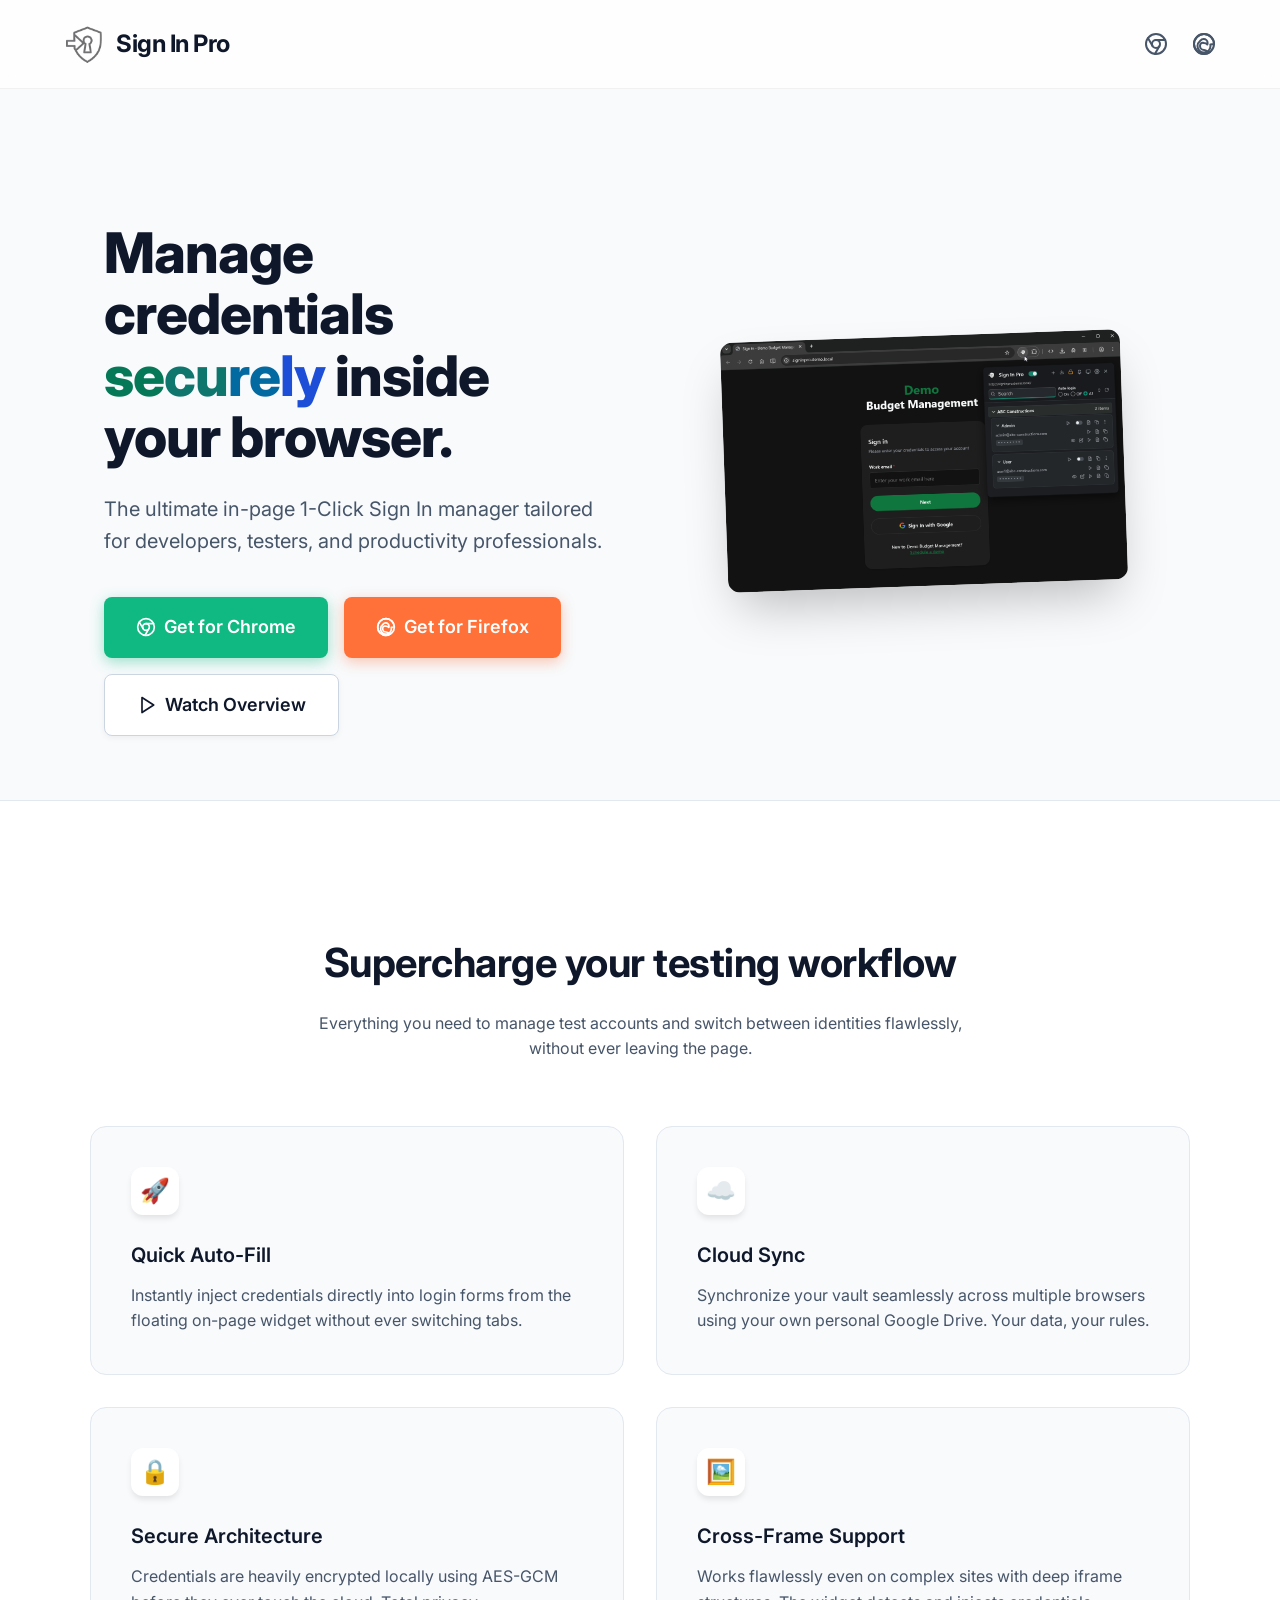
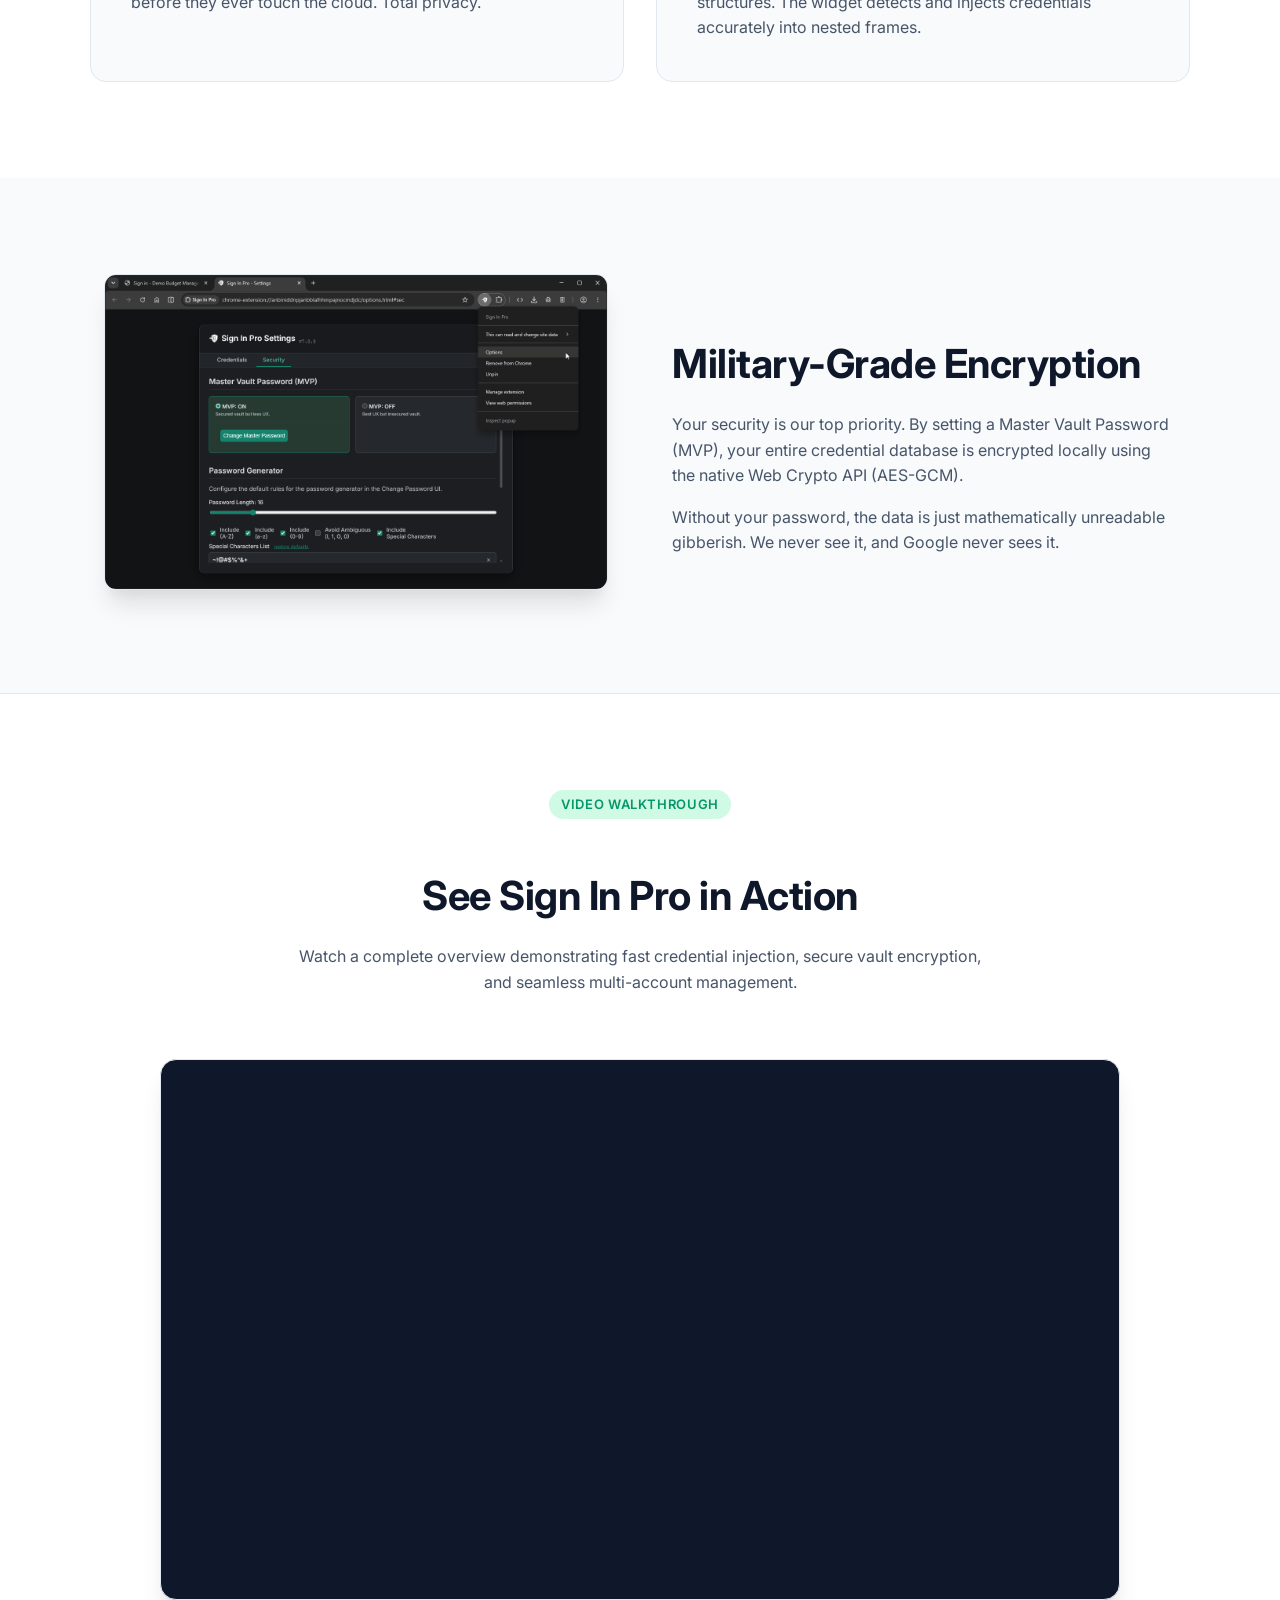
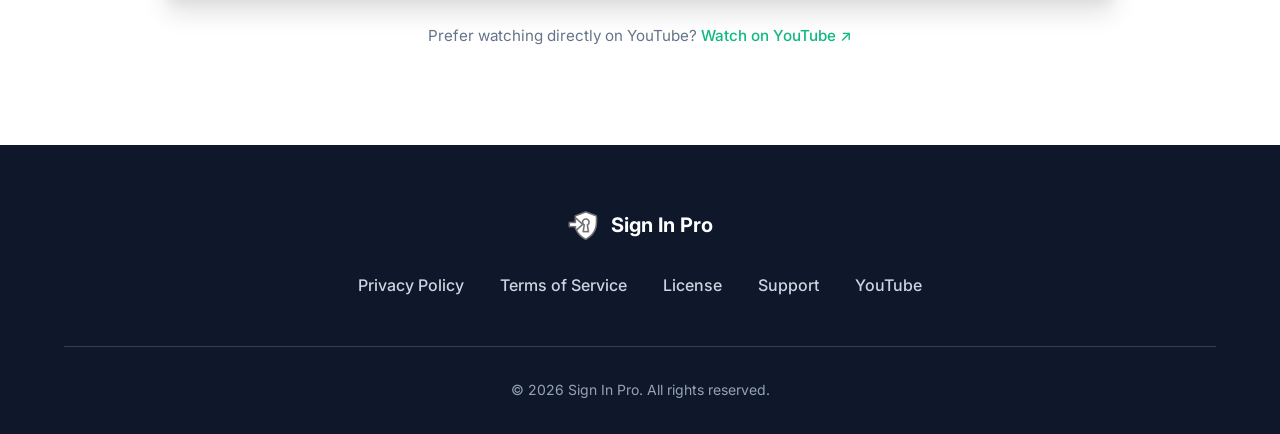
<file: index.html>
<!DOCTYPE html>
<html lang="en">
<head>
  <link rel="canonical" href="https://sucom.github.io/sign-in-pro/" />
  <meta charset="UTF-8">
  <meta name="viewport" content="width=device-width, initial-scale=1.0">
  <title>Sign In Pro - The Ultimate 1-Click Sign In Manager</title>
  <link rel="icon" type="image/png" href="media/icon128.png">
  <link href="https://fonts.googleapis.com/css2?family=Inter:wght@400;500;600;700;800&display=swap" rel="stylesheet">
  <link rel="stylesheet" href="styles.css">

  <!-- Google tag (gtag.js) -->
  <script async src="https://www.googletagmanager.com/gtag/js?id=G-LV0PF544XE"></script>
  <script>
    window.dataLayer = window.dataLayer || [];
    function gtag(){dataLayer.push(arguments);}
    gtag('js', new Date());

    gtag('config', 'G-LV0PF544XE');
  </script>
</head>
<body>

  <nav class="navbar">
    <a href="./" class="logo-container">
      <img src="media/icon128.png" alt="Sign In Pro Logo">
      <span class="logo-text">Sign In Pro</span>
    </a>
    <div class="nav-links">
      <a href="https://chromewebstore.google.com/detail/sign-in-pro/jahkifdblpgngkphbnignoodidihgoio" target="_blank" title="Install on Chrome Web Store">
        <svg width="24" height="24" viewBox="0 0 24 24" fill="none" stroke="currentColor" stroke-width="2" stroke-linecap="round" stroke-linejoin="round"><circle cx="12" cy="12" r="10"></circle><circle cx="12" cy="12" r="4"></circle><line x1="21.17" y1="8" x2="12" y2="8"></line><line x1="3.95" y1="6.06" x2="8.54" y2="14"></line><line x1="10.88" y1="21.94" x2="15.46" y2="14"></line></svg>
      </a>
      <a href="https://addons.mozilla.org/en-US/firefox/addon/sign-in-pro/" target="_blank" title="Install on Firefox Add-ons">
        <svg width="24" height="24" viewBox="0 0 24 24" fill="none" stroke="currentColor" stroke-width="2" stroke-linecap="round" stroke-linejoin="round"><circle cx="12" cy="12" r="10"></circle><path d="M22 12c0-5.52-4.48-10-10-10S2 6.48 2 12s4.48 10 10 10c2.25 0 4.33-.74 5.99-1.99C15.3 19.38 13.52 18 12 18c-2.21 0-4-1.79-4-4 0-.96.34-1.85.91-2.55C10.14 10.39 12 11 12 11c1.33 0 2.53.58 3.36 1.5.15-.49.25-1 .25-1.5 0-2.21-1.79-4-4-4-1.28 0-2.42.6-3.15 1.54C6.54 10.19 5.5 12.02 5.5 14c0 3.59 2.91 6.5 6.5 6.5s6.5-2.91 6.5-6.5c0-.52-.06-1.03-.17-1.5z"></path></svg>
      </a>
    </div>
  </nav>

  <header class="hero">
    <div class="hero-content">
      <h1>Manage credentials <span class="hero-accent"><span>se</span><span>cu</span><span>re</span><span>ly</span></span> inside your browser.</h1>
      <p class="hero-subtitle">The ultimate in-page 1-Click Sign In manager tailored for developers, testers, and productivity professionals.</p>
      <div class="hero-buttons">
        <a href="https://chromewebstore.google.com/detail/sign-in-pro/jahkifdblpgngkphbnignoodidihgoio" class="btn" target="_blank">
          <svg class="btn-icon" width="20" height="20" viewBox="0 0 24 24" fill="none" stroke="currentColor" stroke-width="2" stroke-linecap="round" stroke-linejoin="round"><circle cx="12" cy="12" r="10"></circle><circle cx="12" cy="12" r="4"></circle><line x1="21.17" y1="8" x2="12" y2="8"></line><line x1="3.95" y1="6.06" x2="8.54" y2="14"></line><line x1="10.88" y1="21.94" x2="15.46" y2="14"></line></svg>
          Get for Chrome
        </a>
        <a href="https://addons.mozilla.org/en-US/firefox/addon/sign-in-pro/" class="btn btn-firefox" target="_blank">
          <svg class="btn-icon" width="20" height="20" viewBox="0 0 24 24" fill="none" stroke="currentColor" stroke-width="2" stroke-linecap="round" stroke-linejoin="round"><circle cx="12" cy="12" r="10"></circle><path d="M22 12c0-5.52-4.48-10-10-10S2 6.48 2 12s4.48 10 10 10c2.25 0 4.33-.74 5.99-1.99C15.3 19.38 13.52 18 12 18c-2.21 0-4-1.79-4-4 0-.96.34-1.85.91-2.55C10.14 10.39 12 11 12 11c1.33 0 2.53.58 3.36 1.5.15-.49.25-1 .25-1.5 0-2.21-1.79-4-4-4-1.28 0-2.42.6-3.15 1.54C6.54 10.19 5.5 12.02 5.5 14c0 3.59 2.91 6.5 6.5 6.5s6.5-2.91 6.5-6.5c0-.52-.06-1.03-.17-1.5z"></path></svg>
          Get for Firefox
        </a>
        <a href="#overview" class="btn btn-secondary">
          <svg class="btn-icon" width="20" height="20" viewBox="0 0 24 24" fill="none" stroke="currentColor" stroke-width="2" stroke-linecap="round" stroke-linejoin="round"><polygon points="6 3 20 12 6 21 6 3"></polygon></svg>
          Watch Overview
        </a>
      </div>
    </div>
    <div class="hero-image">
      <img src="media/screen-01-1280x800-widget-list.png" alt="Sign In Pro Widget">
    </div>
  </header>

  <section class="features-section">
    <div class="section-header">
      <h2>Supercharge your testing workflow</h2>
      <p>Everything you need to manage test accounts and switch between identities flawlessly, without ever leaving the page.</p>
    </div>

    <div class="features-grid">
      <div class="feature-card">
        <div class="icon-box">🚀</div>
        <h3>Quick Auto-Fill</h3>
        <p>Instantly inject credentials directly into login forms from the floating on-page widget without ever switching tabs.</p>
      </div>
      <div class="feature-card">
        <div class="icon-box">☁️</div>
        <h3>Cloud Sync</h3>
        <p>Synchronize your vault seamlessly across multiple browsers using your own personal Google Drive. Your data, your rules.</p>
      </div>
      <div class="feature-card">
        <div class="icon-box">🔒</div>
        <h3>Secure Architecture</h3>
        <p>Credentials are heavily encrypted locally using AES-GCM before they ever touch the cloud. Total privacy.</p>
      </div>
      <div class="feature-card">
        <div class="icon-box">🖼️</div>
        <h3>Cross-Frame Support</h3>
        <p>Works flawlessly even on complex sites with deep iframe structures. The widget detects and injects credentials accurately into nested frames.</p>
      </div>
    </div>
  </section>

  <section class="showcase">
    <div class="showcase-img">
      <img src="media/screen-04-1280x800-options-sec.png" alt="Security Options">
    </div>
    <div class="showcase-text">
      <h2>Military-Grade Encryption</h2>
      <p>Your security is our top priority. By setting a Master Vault Password (MVP), your entire credential database is encrypted locally using the native Web Crypto API (AES-GCM).</p>
      <p>Without your password, the data is just mathematically unreadable gibberish. We never see it, and Google never sees it.</p>
    </div>
  </section>

  <section class="video-section" id="overview">
    <div class="section-header">
      <span class="section-tag">Video Walkthrough</span>
      <h2>See Sign In Pro in Action</h2>
      <p>Watch a complete overview demonstrating fast credential injection, secure vault encryption, and seamless multi-account management.</p>
    </div>
    <div class="video-container">
      <div class="video-wrapper">
        <iframe
          src="https://www.youtube-nocookie.com/embed/nuBo8UTXjrY"
          title="Sign In Pro - Extension Overview Video"
          allow="accelerometer; autoplay; clipboard-write; encrypted-media; gyroscope; picture-in-picture; web-share"
          referrerpolicy="strict-origin-when-cross-origin"
          allowfullscreen
          loading="lazy">
        </iframe>
      </div>
    </div>
    <div class="video-caption">
      Prefer watching directly on YouTube?
      <a href="https://www.youtube.com/watch?v=nuBo8UTXjrY" target="_blank" rel="noopener noreferrer">
        Watch on YouTube &nearr;
      </a>
    </div>
  </section>

  <footer>
    <div class="footer-content">
      <div class="footer-logo">
        <a href="./" class="logo-container-footer">
          <img src="media/icon128.png" alt="Sign In Pro Logo"> Sign In Pro
        </a>
      </div>
      <div class="footer-links">
        <a href="privacy.html">Privacy Policy</a>
        <a href="terms.html">Terms of Service</a>
        <a href="license.html">License</a>
        <a href="https://github.com/sucom/sign-in-pro/issues" target="_blank">Support</a>
        <a href="https://www.youtube.com/watch?v=nuBo8UTXjrY" target="_blank" rel="noopener">YouTube</a>
      </div>
      <div class="copyright">
        &copy; 2026 Sign In Pro. All rights reserved.
      </div>
    </div>
  </footer>

</body>
</html>
</file>
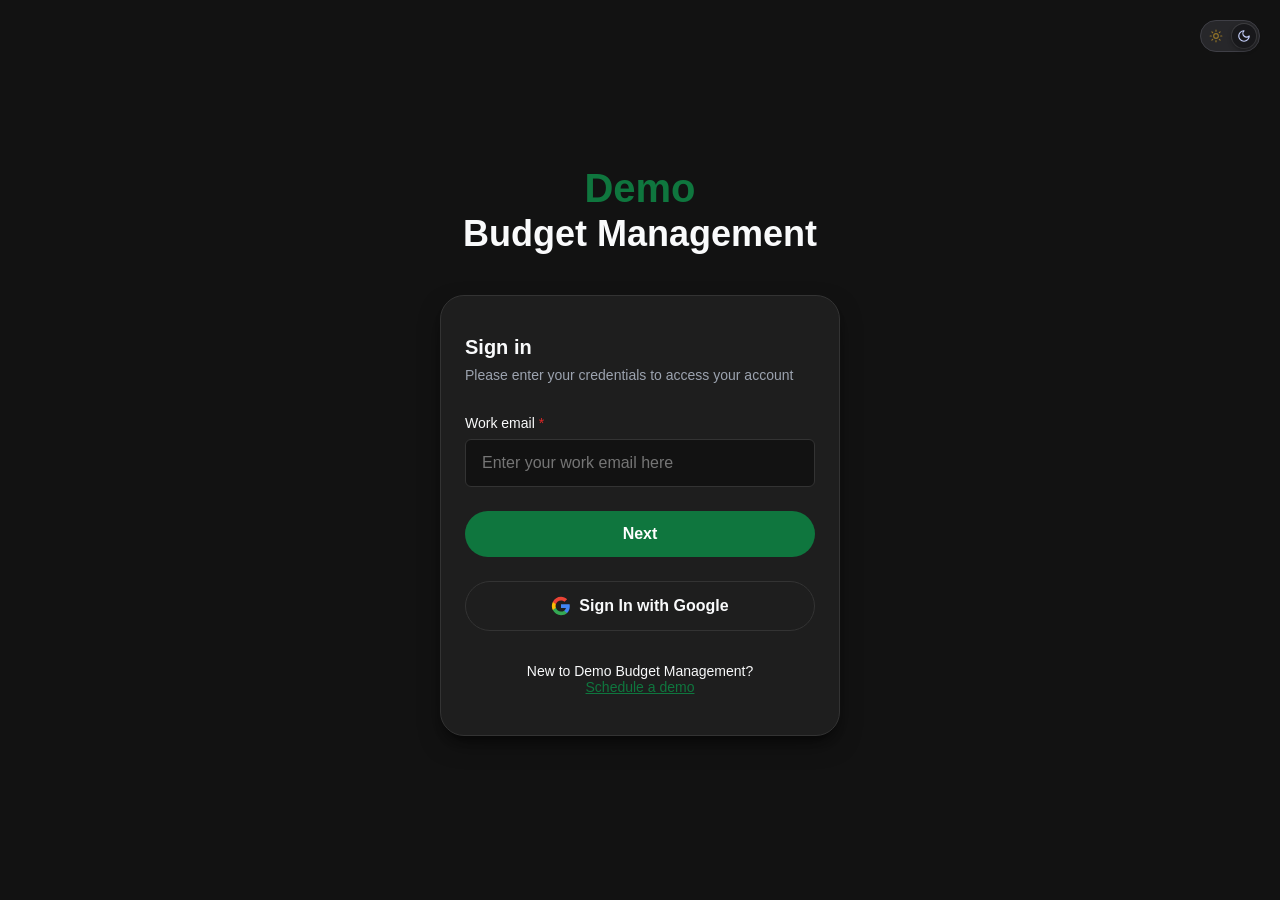
<file: demo/index.html>
<!DOCTYPE html>
<html lang="en" data-theme="dark">
<head>
  <meta charset="UTF-8">
  <meta name="viewport" content="width=device-width, initial-scale=1.0">
  <title>Sign in - Demo Budget Management</title>
  <link rel="stylesheet" href="css/style.css">
  <script>
    (function () {
      const savedTheme = localStorage.getItem('demoTheme') || 'dark';
      document.documentElement.setAttribute('data-theme', savedTheme);
    })();
  </script>
</head>
<body>
  <div class="theme-toggle-wrapper">
    <button type="button" class="theme-toggle-switch" id="themeToggleBtn" role="switch" aria-checked="true" aria-label="Toggle dark/light theme" title="Toggle dark/light theme">
      <span class="theme-track-icon sun" aria-hidden="true">
        <svg viewBox="0 0 24 24" fill="none" stroke="currentColor" stroke-width="2" stroke-linecap="round" stroke-linejoin="round">
          <circle cx="12" cy="12" r="4"></circle>
          <path d="M12 2v2M12 20v2M4.93 4.93l1.41 1.41M17.66 17.66l1.41 1.41M2 12h2M20 12h2M6.34 17.66l-1.41 1.41M19.07 4.93l-1.41 1.41"></path>
        </svg>
      </span>
      <span class="theme-track-icon moon" aria-hidden="true">
        <svg viewBox="0 0 24 24" fill="none" stroke="currentColor" stroke-width="2" stroke-linecap="round" stroke-linejoin="round">
          <path d="M12 3a6 6 0 0 0 9 9 9 9 0 1 1-9-9Z"></path>
        </svg>
      </span>
      <span class="theme-toggle-thumb">
        <span class="theme-thumb-icon sun" aria-hidden="true">
          <svg viewBox="0 0 24 24" fill="none" stroke="currentColor" stroke-width="2" stroke-linecap="round" stroke-linejoin="round">
            <circle cx="12" cy="12" r="4"></circle>
            <path d="M12 2v2M12 20v2M4.93 4.93l1.41 1.41M17.66 17.66l1.41 1.41M2 12h2M20 12h2M6.34 17.66l-1.41 1.41M19.07 4.93l-1.41 1.41"></path>
          </svg>
        </span>
        <span class="theme-thumb-icon moon" aria-hidden="true">
          <svg viewBox="0 0 24 24" fill="none" stroke="currentColor" stroke-width="2" stroke-linecap="round" stroke-linejoin="round">
            <path d="M12 3a6 6 0 0 0 9 9 9 9 0 1 1-9-9Z"></path>
          </svg>
        </span>
      </span>
    </button>
  </div>
  <div class="login-page">
    <div class="login-header">
      <h1><span class="demo-text">Demo</span><br>Budget Management</h1>
    </div>

    <div class="login-card">
      <h2>Sign in</h2>
      <p class="subtitle">Please enter your credentials to access your account</p>

      <!-- Step 1 -->
      <div id="step-1">
        <div class="form-group" id="email-form-group">
          <label for="work-email">Work email <span class="req">*</span></label>
          <input type="text" id="work-email" class="form-control" placeholder="Enter your work email here">
          <div class="error-message" id="email-error-msg">Please enter an email address</div>
        </div>

        <button type="button" class="btn btn-primary" id="next-btn">Next</button>

        <button type="button" class="btn btn-outline">
          <svg viewBox="0 0 24 24" xmlns="http://www.w3.org/2000/svg"><path d="M22.56 12.25c0-.78-.07-1.53-.2-2.25H12v4.26h5.92c-.26 1.37-1.04 2.53-2.21 3.31v2.77h3.57c2.08-1.92 3.28-4.74 3.28-8.09z" fill="#4285F4"/><path d="M12 23c2.97 0 5.46-.98 7.28-2.66l-3.57-2.77c-.98.66-2.23 1.06-3.71 1.06-2.86 0-5.29-1.93-6.16-4.53H2.18v2.84C3.99 20.53 7.7 23 12 23z" fill="#34A853"/><path d="M5.84 14.09c-.22-.66-.35-1.36-.35-2.09s.13-1.43.35-2.09V7.07H2.18C1.43 8.55 1 10.22 1 12s.43 3.45 1.18 4.93l2.85-2.22.81-.62z" fill="#FBBC05"/><path d="M12 5.38c1.62 0 3.06.56 4.21 1.64l3.15-3.15C17.45 2.09 14.97 1 12 1 7.7 1 3.99 3.47 2.18 7.07l3.66 2.84c.87-2.6 3.3-4.53 6.16-4.53z" fill="#EA4335"/></svg>
          Sign In with Google
        </button>

        <div class="login-footer">
          <div>New to Demo Budget Management?</div>
          <div><a href="#">Schedule a demo</a></div>
        </div>
      </div>

      <!-- Step 2 -->
      <div id="step-2">
        <div class="form-group">
          <label>Work email <span class="req">*</span></label>
          <div class="readonly-email-box">
            <span id="display-email"></span>
            <button type="button" id="change-email-btn">Change</button>
          </div>
        </div>

        <div class="form-group" id="password-form-group">
          <label for="work-password">Password <span class="req">*</span></label>
          <a href="#" class="forgot-link">Forgot password?</a>
          <div class="password-input-wrapper">
            <input type="password" id="work-password" class="form-control" placeholder="Enter your password here">
            <button type="button" class="toggle-pwd" id="toggle-pwd">
              <svg fill="none" stroke="currentColor" viewBox="0 0 24 24" width="20" height="20"><path stroke-linecap="round" stroke-linejoin="round" stroke-width="2" d="M13.875 18.825A10.05 10.05 0 0112 19c-4.478 0-8.268-2.943-9.543-7a9.97 9.97 0 011.563-3.029m5.858.908a3 3 0 114.243 4.243M9.878 9.878l4.242 4.242M9.88 9.88l-3.29-3.29m7.532 7.532l3.29 3.29M3 3l3.59 3.59m0 0A9.953 9.953 0 0112 5c4.478 0 8.268 2.943 9.543 7a10.025 10.025 0 01-4.132 5.411m0 0L21 21"></path></svg>
            </button>
          </div>
          <div class="error-message" id="password-error-msg">Please enter your password</div>
        </div>

        <button type="button" class="btn btn-primary" id="signin-btn">Sign In</button>

        <button type="button" class="btn btn-outline">
          <svg viewBox="0 0 24 24" xmlns="http://www.w3.org/2000/svg"><path d="M22.56 12.25c0-.78-.07-1.53-.2-2.25H12v4.26h5.92c-.26 1.37-1.04 2.53-2.21 3.31v2.77h3.57c2.08-1.92 3.28-4.74 3.28-8.09z" fill="#4285F4"/><path d="M12 23c2.97 0 5.46-.98 7.28-2.66l-3.57-2.77c-.98.66-2.23 1.06-3.71 1.06-2.86 0-5.29-1.93-6.16-4.53H2.18v2.84C3.99 20.53 7.7 23 12 23z" fill="#34A853"/><path d="M5.84 14.09c-.22-.66-.35-1.36-.35-2.09s.13-1.43.35-2.09V7.07H2.18C1.43 8.55 1 10.22 1 12s.43 3.45 1.18 4.93l2.85-2.22.81-.62z" fill="#FBBC05"/><path d="M12 5.38c1.62 0 3.06.56 4.21 1.64l3.15-3.15C17.45 2.09 14.97 1 12 1 7.7 1 3.99 3.47 2.18 7.07l3.66 2.84c.87-2.6 3.3-4.53 6.16-4.53z" fill="#EA4335"/></svg>
          Sign In with Google
        </button>

        <div class="login-footer">
          <div>New to Demo Budget Management?</div>
          <div><a href="#">Schedule a demo</a></div>
        </div>
      </div>
    </div>
  </div>
  <script src="js/app.js"></script>
</body>
</html>
</file>
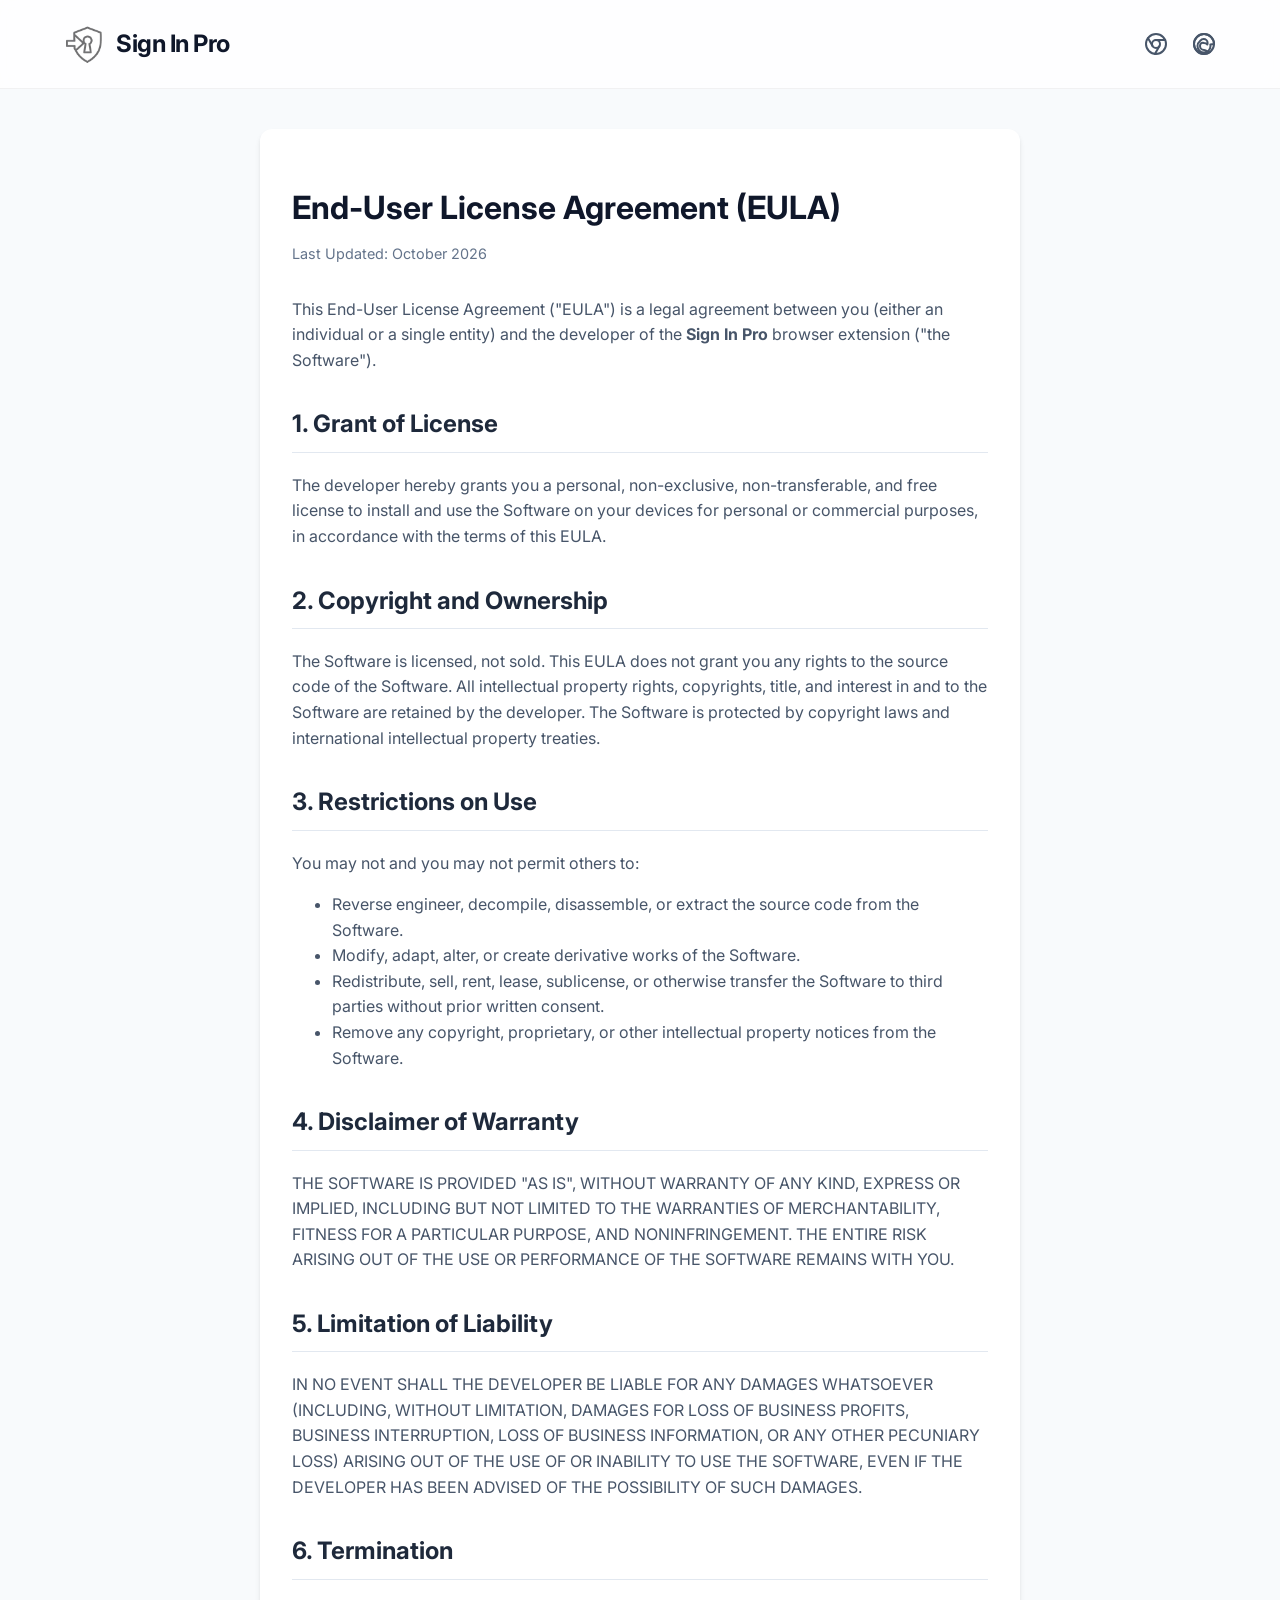
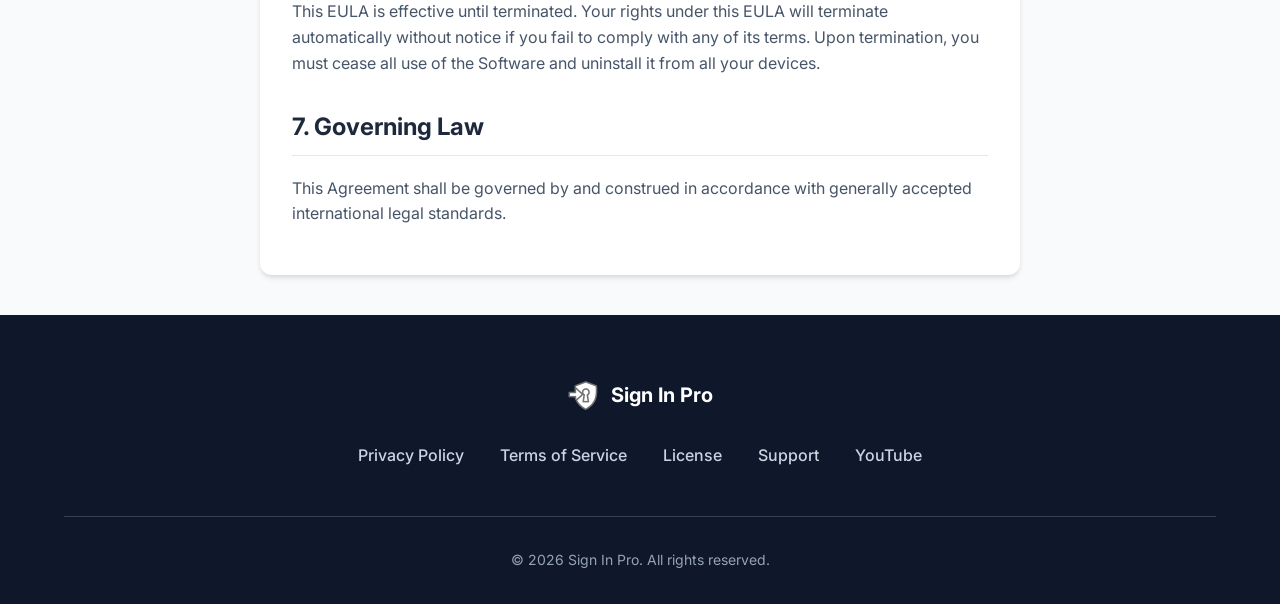
<file: license.html>
<!DOCTYPE html>
<html lang="en">
<head>
  <meta charset="UTF-8">
  <meta name="viewport" content="width=device-width, initial-scale=1.0">
  <title>End-User License Agreement - Sign In Pro</title>
  <link rel="icon" type="image/png" href="media/icon128.png">
  <link href="https://fonts.googleapis.com/css2?family=Inter:wght@400;500;600;700;800&display=swap" rel="stylesheet">
  <link rel="stylesheet" href="styles.css">

  <!-- Google tag (gtag.js) -->
  <script async src="https://www.googletagmanager.com/gtag/js?id=G-LV0PF544XE"></script>
  <script>
    window.dataLayer = window.dataLayer || [];
    function gtag(){dataLayer.push(arguments);}
    gtag('js', new Date());

    gtag('config', 'G-LV0PF544XE');
  </script>
</head>
<body>

  <nav class="navbar">
    <a href="./" class="logo-container">
      <img src="media/icon128.png" alt="Sign In Pro Logo">
      <span class="logo-text">Sign In Pro</span>
    </a>

    <div class="nav-links">
      <a href="https://chromewebstore.google.com/detail/sign-in-pro/jahkifdblpgngkphbnignoodidihgoio" target="_blank" title="Install on Chrome Web Store">
        <svg width="24" height="24" viewBox="0 0 24 24" fill="none" stroke="currentColor" stroke-width="2" stroke-linecap="round" stroke-linejoin="round"><circle cx="12" cy="12" r="10"></circle><circle cx="12" cy="12" r="4"></circle><line x1="21.17" y1="8" x2="12" y2="8"></line><line x1="3.95" y1="6.06" x2="8.54" y2="14"></line><line x1="10.88" y1="21.94" x2="15.46" y2="14"></line></svg>
      </a>
      <a href="https://addons.mozilla.org/en-US/firefox/addon/sign-in-pro/" target="_blank" title="Install on Firefox Add-ons">
        <svg width="24" height="24" viewBox="0 0 24 24" fill="none" stroke="currentColor" stroke-width="2" stroke-linecap="round" stroke-linejoin="round"><circle cx="12" cy="12" r="10"></circle><path d="M22 12c0-5.52-4.48-10-10-10S2 6.48 2 12s4.48 10 10 10c2.25 0 4.33-.74 5.99-1.99C15.3 19.38 13.52 18 12 18c-2.21 0-4-1.79-4-4 0-.96.34-1.85.91-2.55C10.14 10.39 12 11 12 11c1.33 0 2.53.58 3.36 1.5.15-.49.25-1 .25-1.5 0-2.21-1.79-4-4-4-1.28 0-2.42.6-3.15 1.54C6.54 10.19 5.5 12.02 5.5 14c0 3.59 2.91 6.5 6.5 6.5s6.5-2.91 6.5-6.5c0-.52-.06-1.03-.17-1.5z"></path></svg>
      </a>
    </div>
  </nav>

  <div class="text-container">
    <div class="text-card">
      <h1>End-User License Agreement (EULA)</h1>
      <div class="last-updated">Last Updated: October 2026</div>

      <p>This End-User License Agreement ("EULA") is a legal agreement between you (either an individual or a single entity) and the developer of the <strong>Sign In Pro</strong> browser extension ("the Software").</p>

      <h2>1. Grant of License</h2>
      <p>The developer hereby grants you a personal, non-exclusive, non-transferable, and free license to install and use the Software on your devices for personal or commercial purposes, in accordance with the terms of this EULA.</p>

      <h2>2. Copyright and Ownership</h2>
      <p>The Software is licensed, not sold. This EULA does not grant you any rights to the source code of the Software. All intellectual property rights, copyrights, title, and interest in and to the Software are retained by the developer. The Software is protected by copyright laws and international intellectual property treaties.</p>

      <h2>3. Restrictions on Use</h2>
      <p>You may not and you may not permit others to:</p>
      <ul>
        <li>Reverse engineer, decompile, disassemble, or extract the source code from the Software.</li>
        <li>Modify, adapt, alter, or create derivative works of the Software.</li>
        <li>Redistribute, sell, rent, lease, sublicense, or otherwise transfer the Software to third parties without prior written consent.</li>
        <li>Remove any copyright, proprietary, or other intellectual property notices from the Software.</li>
      </ul>

      <h2>4. Disclaimer of Warranty</h2>
      <p>THE SOFTWARE IS PROVIDED "AS IS", WITHOUT WARRANTY OF ANY KIND, EXPRESS OR IMPLIED, INCLUDING BUT NOT LIMITED TO THE WARRANTIES OF MERCHANTABILITY, FITNESS FOR A PARTICULAR PURPOSE, AND NONINFRINGEMENT. THE ENTIRE RISK ARISING OUT OF THE USE OR PERFORMANCE OF THE SOFTWARE REMAINS WITH YOU.</p>

      <h2>5. Limitation of Liability</h2>
      <p>IN NO EVENT SHALL THE DEVELOPER BE LIABLE FOR ANY DAMAGES WHATSOEVER (INCLUDING, WITHOUT LIMITATION, DAMAGES FOR LOSS OF BUSINESS PROFITS, BUSINESS INTERRUPTION, LOSS OF BUSINESS INFORMATION, OR ANY OTHER PECUNIARY LOSS) ARISING OUT OF THE USE OF OR INABILITY TO USE THE SOFTWARE, EVEN IF THE DEVELOPER HAS BEEN ADVISED OF THE POSSIBILITY OF SUCH DAMAGES.</p>

      <h2>6. Termination</h2>
      <p>This EULA is effective until terminated. Your rights under this EULA will terminate automatically without notice if you fail to comply with any of its terms. Upon termination, you must cease all use of the Software and uninstall it from all your devices.</p>

      <h2>7. Governing Law</h2>
      <p>This Agreement shall be governed by and construed in accordance with generally accepted international legal standards.</p>
    </div>
  </div>

  <footer>
    <div class="footer-content">
      <div class="footer-logo">
        <a href="./" class="logo-container-footer">
          <img src="media/icon128.png" alt="Sign In Pro Logo"> Sign In Pro
        </a>
      </div>
      <div class="footer-links">
        <a href="privacy.html">Privacy Policy</a>
        <a href="terms.html">Terms of Service</a>
        <a href="license.html">License</a>
        <a href="https://github.com/sucom/sign-in-pro/issues" target="_blank">Support</a>
        <a href="https://www.youtube.com/watch?v=nuBo8UTXjrY" target="_blank" rel="noopener">YouTube</a>
      </div>
      <div class="copyright">
        &copy; 2026 Sign In Pro. All rights reserved.
      </div>
    </div>
  </footer>
</body>
</html>
</file>
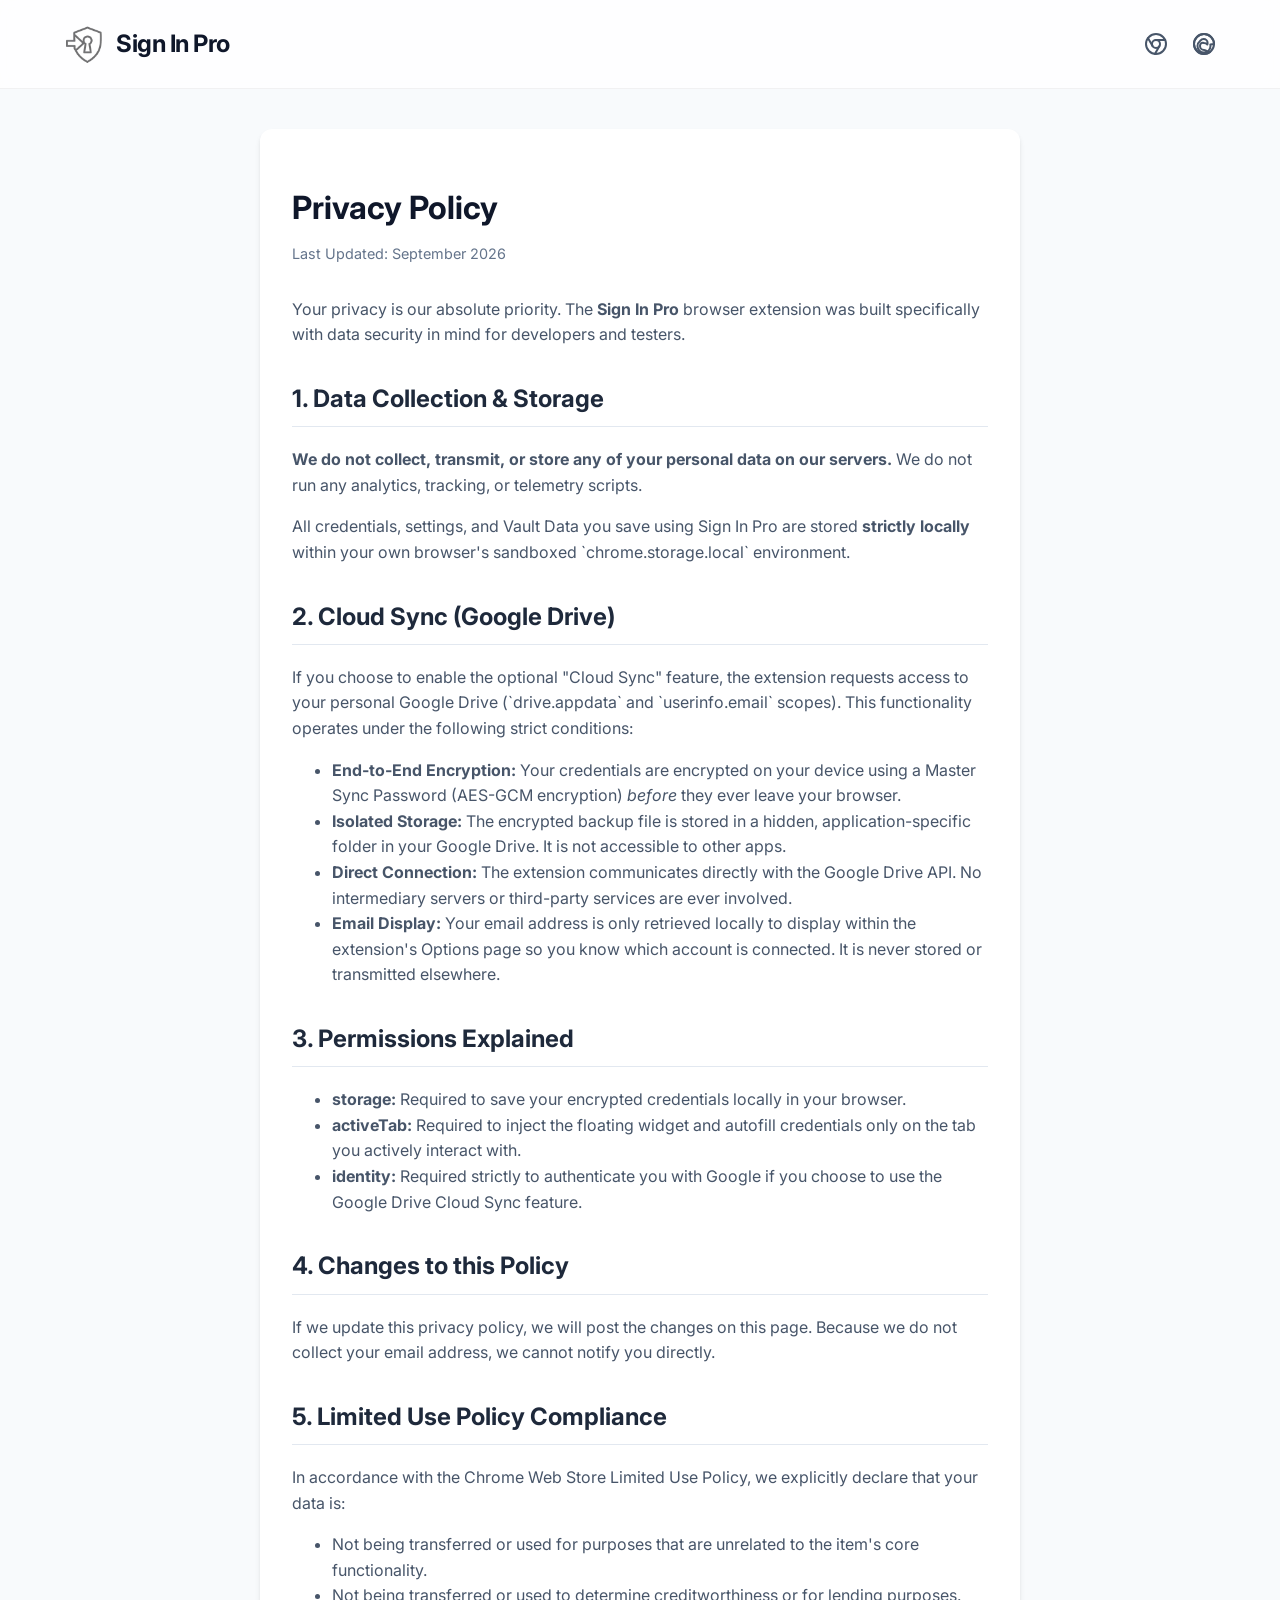
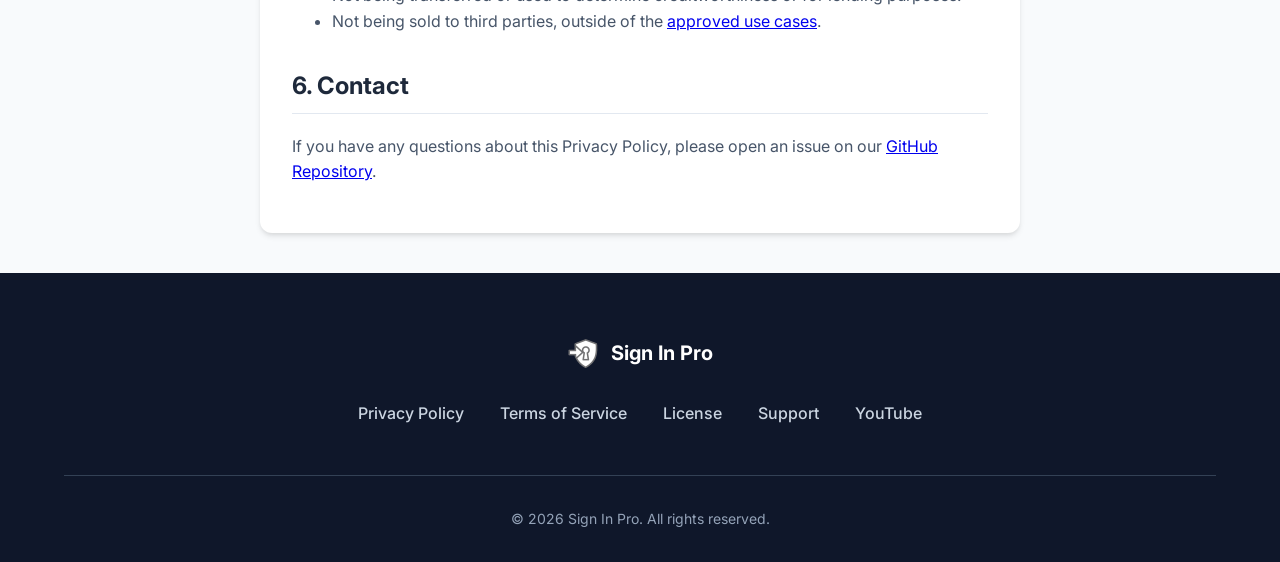
<file: privacy.html>
<!DOCTYPE html>
<html lang="en">
<head>
  <meta charset="UTF-8">
  <meta name="viewport" content="width=device-width, initial-scale=1.0">
  <title>Privacy Policy - Sign In Pro</title>
  <link rel="icon" type="image/png" href="media/icon128.png">
  <link href="https://fonts.googleapis.com/css2?family=Inter:wght@400;500;600;700;800&display=swap" rel="stylesheet">
  <link rel="stylesheet" href="styles.css">

  <!-- Google tag (gtag.js) -->
  <script async src="https://www.googletagmanager.com/gtag/js?id=G-LV0PF544XE"></script>
  <script>
    window.dataLayer = window.dataLayer || [];
    function gtag(){dataLayer.push(arguments);}
    gtag('js', new Date());

    gtag('config', 'G-LV0PF544XE');
  </script>
</head>
<body>

  <nav class="navbar">
    <a href="./" class="logo-container">
      <img src="media/icon128.png" alt="Sign In Pro Logo">
      <span class="logo-text">Sign In Pro</span>
    </a>
    <div class="nav-links">
      <a href="https://chromewebstore.google.com/detail/sign-in-pro/jahkifdblpgngkphbnignoodidihgoio" target="_blank" title="Install on Chrome Web Store">
        <svg width="24" height="24" viewBox="0 0 24 24" fill="none" stroke="currentColor" stroke-width="2" stroke-linecap="round" stroke-linejoin="round"><circle cx="12" cy="12" r="10"></circle><circle cx="12" cy="12" r="4"></circle><line x1="21.17" y1="8" x2="12" y2="8"></line><line x1="3.95" y1="6.06" x2="8.54" y2="14"></line><line x1="10.88" y1="21.94" x2="15.46" y2="14"></line></svg>
      </a>
      <a href="https://addons.mozilla.org/en-US/firefox/addon/sign-in-pro/" target="_blank" title="Install on Firefox Add-ons">
        <svg width="24" height="24" viewBox="0 0 24 24" fill="none" stroke="currentColor" stroke-width="2" stroke-linecap="round" stroke-linejoin="round"><circle cx="12" cy="12" r="10"></circle><path d="M22 12c0-5.52-4.48-10-10-10S2 6.48 2 12s4.48 10 10 10c2.25 0 4.33-.74 5.99-1.99C15.3 19.38 13.52 18 12 18c-2.21 0-4-1.79-4-4 0-.96.34-1.85.91-2.55C10.14 10.39 12 11 12 11c1.33 0 2.53.58 3.36 1.5.15-.49.25-1 .25-1.5 0-2.21-1.79-4-4-4-1.28 0-2.42.6-3.15 1.54C6.54 10.19 5.5 12.02 5.5 14c0 3.59 2.91 6.5 6.5 6.5s6.5-2.91 6.5-6.5c0-.52-.06-1.03-.17-1.5z"></path></svg>
      </a>
    </div>
  </nav>

  <div class="text-container">
    <div class="text-card">
      <h1>Privacy Policy</h1>
      <div class="last-updated">Last Updated: September 2026</div>

      <p>Your privacy is our absolute priority. The <strong>Sign In Pro</strong> browser extension was built specifically with data security in mind for developers and testers.</p>

      <h2>1. Data Collection & Storage</h2>
      <p><strong>We do not collect, transmit, or store any of your personal data on our servers.</strong> We do not run any analytics, tracking, or telemetry scripts.</p>
      <p>All credentials, settings, and Vault Data you save using Sign In Pro are stored <strong>strictly locally</strong> within your own browser's sandboxed `chrome.storage.local` environment.</p>

      <h2>2. Cloud Sync (Google Drive)</h2>
      <p>If you choose to enable the optional "Cloud Sync" feature, the extension requests access to your personal Google Drive (`drive.appdata` and `userinfo.email` scopes). This functionality operates under the following strict conditions:</p>
      <ul>
        <li><strong>End-to-End Encryption:</strong> Your credentials are encrypted on your device using a Master Sync Password (AES-GCM encryption) <em>before</em> they ever leave your browser.</li>
        <li><strong>Isolated Storage:</strong> The encrypted backup file is stored in a hidden, application-specific folder in your Google Drive. It is not accessible to other apps.</li>
        <li><strong>Direct Connection:</strong> The extension communicates directly with the Google Drive API. No intermediary servers or third-party services are ever involved.</li>
        <li><strong>Email Display:</strong> Your email address is only retrieved locally to display within the extension's Options page so you know which account is connected. It is never stored or transmitted elsewhere.</li>
      </ul>

      <h2>3. Permissions Explained</h2>
      <ul>
        <li><strong>storage:</strong> Required to save your encrypted credentials locally in your browser.</li>
        <li><strong>activeTab:</strong> Required to inject the floating widget and autofill credentials only on the tab you actively interact with.</li>
        <li><strong>identity:</strong> Required strictly to authenticate you with Google if you choose to use the Google Drive Cloud Sync feature.</li>
      </ul>

      <h2>4. Changes to this Policy</h2>
      <p>If we update this privacy policy, we will post the changes on this page. Because we do not collect your email address, we cannot notify you directly.</p>

      <h2>5. Limited Use Policy Compliance</h2>
      <p>In accordance with the Chrome Web Store Limited Use Policy, we explicitly declare that your data is:</p>
      <ul>
        <li>Not being transferred or used for purposes that are unrelated to the item's core functionality.</li>
        <li>Not being transferred or used to determine creditworthiness or for lending purposes.</li>
        <li>Not being sold to third parties, outside of the <a href="https://developer.chrome.com/docs/webstore/program-policies/limited-use/" target="_blank">approved use cases</a>.</li>
      </ul>

      <h2>6. Contact</h2>
      <p>If you have any questions about this Privacy Policy, please open an issue on our <a href="https://github.com/sucom/sign-in-pro/issues" target="_blank">GitHub Repository</a>.</p>
    </div>
  </div>

  <footer>
    <div class="footer-content">
      <div class="footer-logo">
        <a href="./" class="logo-container-footer">
          <img src="media/icon128.png" alt="Sign In Pro Logo"> Sign In Pro
        </a>
      </div>
      <div class="footer-links">
        <a href="privacy.html">Privacy Policy</a>
        <a href="terms.html">Terms of Service</a>
        <a href="license.html">License</a>
        <a href="https://github.com/sucom/sign-in-pro/issues" target="_blank">Support</a>
        <a href="https://www.youtube.com/watch?v=nuBo8UTXjrY" target="_blank" rel="noopener">YouTube</a>
      </div>
      <div class="copyright">
        &copy; 2026 Sign In Pro. All rights reserved.
      </div>
    </div>
  </footer>
</body>
</html>
</file>
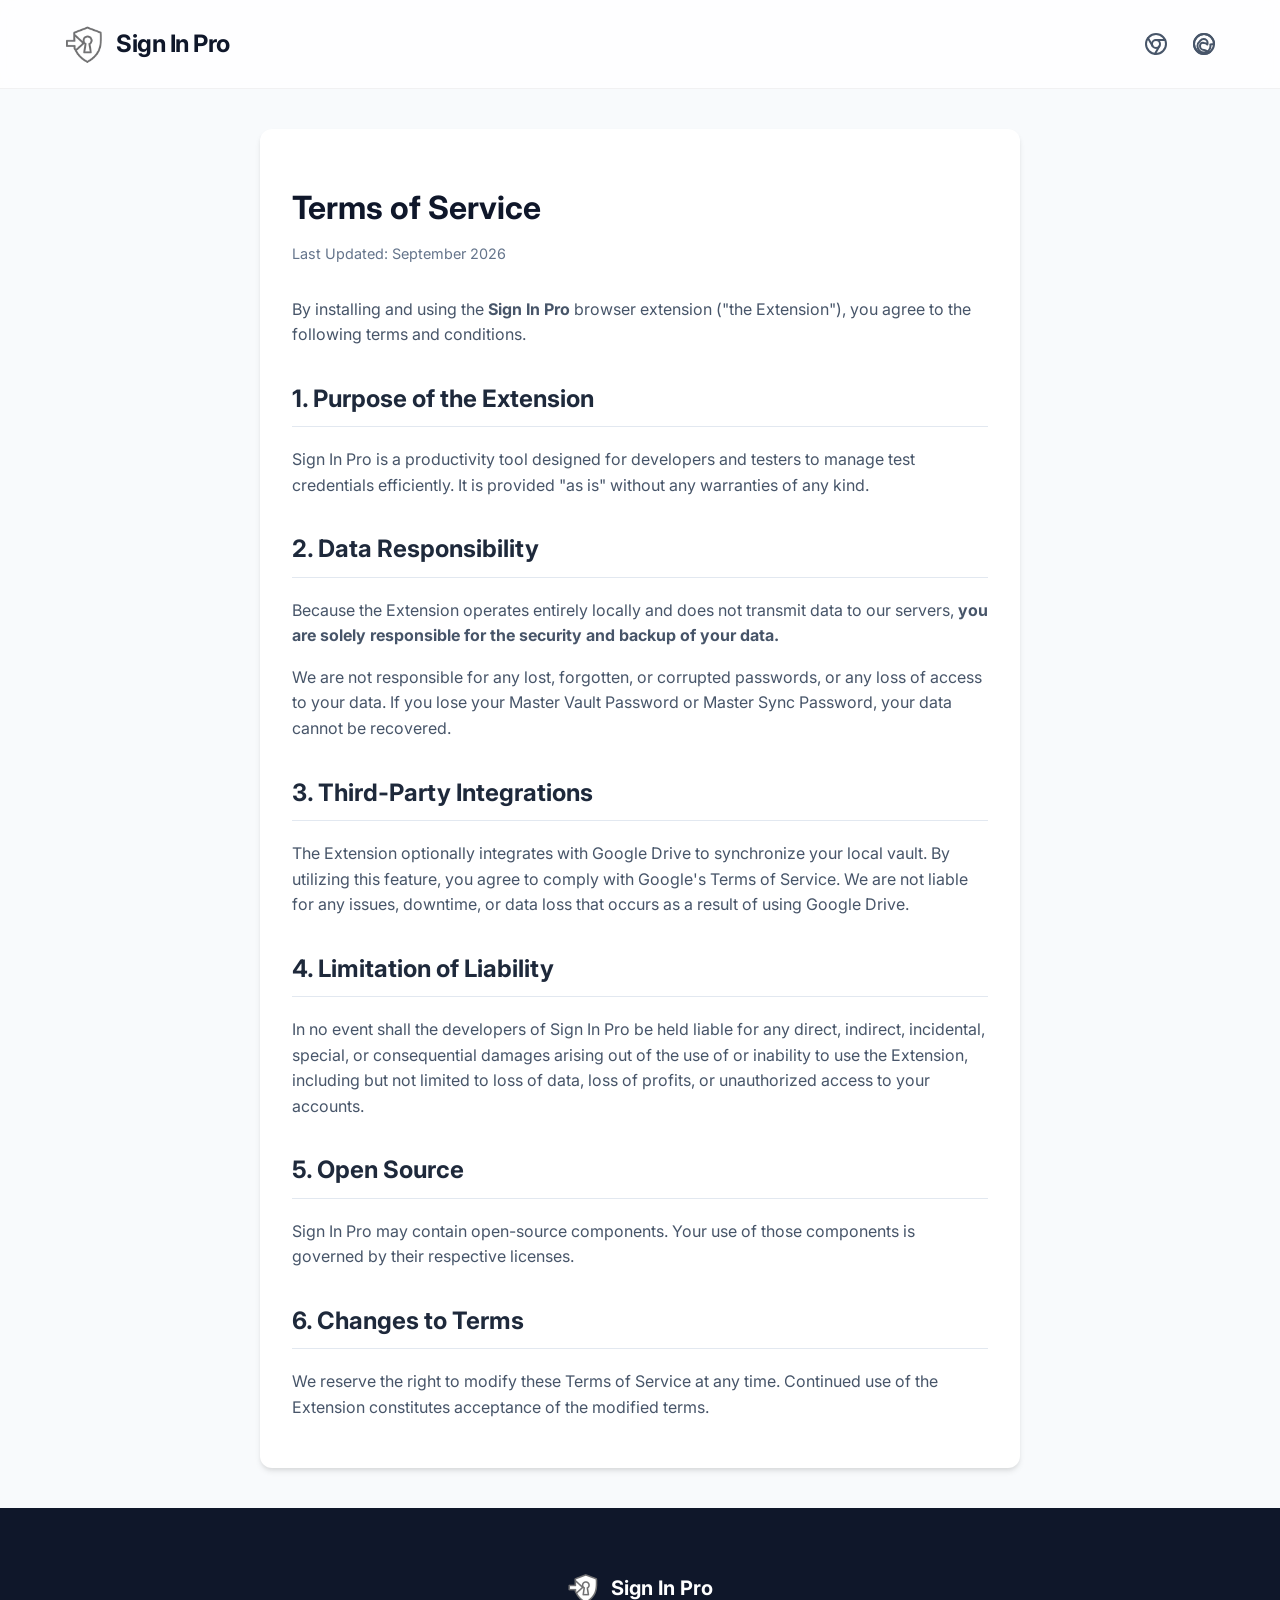
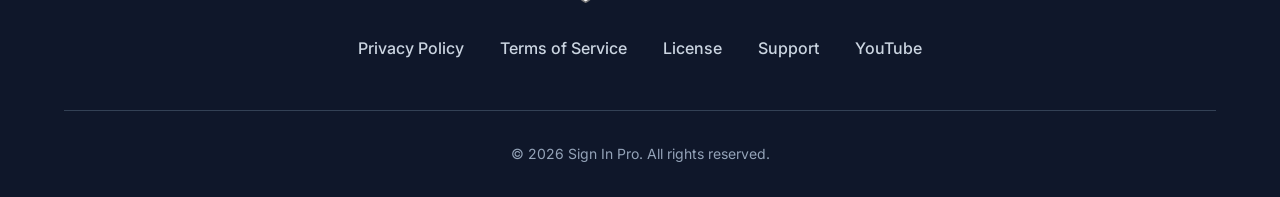
<file: terms.html>
<!DOCTYPE html>
<html lang="en">
<head>
  <meta charset="UTF-8">
  <meta name="viewport" content="width=device-width, initial-scale=1.0">
  <title>Terms of Service - Sign In Pro</title>
  <link rel="icon" type="image/png" href="media/icon128.png">
  <link href="https://fonts.googleapis.com/css2?family=Inter:wght@400;500;600;700;800&display=swap" rel="stylesheet">
  <link rel="stylesheet" href="styles.css">

  <!-- Google tag (gtag.js) -->
  <script async src="https://www.googletagmanager.com/gtag/js?id=G-LV0PF544XE"></script>
  <script>
    window.dataLayer = window.dataLayer || [];
    function gtag(){dataLayer.push(arguments);}
    gtag('js', new Date());

    gtag('config', 'G-LV0PF544XE');
  </script>
</head>
<body>

  <nav class="navbar">
    <a href="./" class="logo-container">
      <img src="media/icon128.png" alt="Sign In Pro Logo">
      <span class="logo-text">Sign In Pro</span>
    </a>
    <div class="nav-links">
      <a href="https://chromewebstore.google.com/detail/sign-in-pro/jahkifdblpgngkphbnignoodidihgoio" target="_blank" title="Install on Chrome Web Store">
        <svg width="24" height="24" viewBox="0 0 24 24" fill="none" stroke="currentColor" stroke-width="2" stroke-linecap="round" stroke-linejoin="round"><circle cx="12" cy="12" r="10"></circle><circle cx="12" cy="12" r="4"></circle><line x1="21.17" y1="8" x2="12" y2="8"></line><line x1="3.95" y1="6.06" x2="8.54" y2="14"></line><line x1="10.88" y1="21.94" x2="15.46" y2="14"></line></svg>
      </a>
      <a href="https://addons.mozilla.org/en-US/firefox/addon/sign-in-pro/" target="_blank" title="Install on Firefox Add-ons">
        <svg width="24" height="24" viewBox="0 0 24 24" fill="none" stroke="currentColor" stroke-width="2" stroke-linecap="round" stroke-linejoin="round"><circle cx="12" cy="12" r="10"></circle><path d="M22 12c0-5.52-4.48-10-10-10S2 6.48 2 12s4.48 10 10 10c2.25 0 4.33-.74 5.99-1.99C15.3 19.38 13.52 18 12 18c-2.21 0-4-1.79-4-4 0-.96.34-1.85.91-2.55C10.14 10.39 12 11 12 11c1.33 0 2.53.58 3.36 1.5.15-.49.25-1 .25-1.5 0-2.21-1.79-4-4-4-1.28 0-2.42.6-3.15 1.54C6.54 10.19 5.5 12.02 5.5 14c0 3.59 2.91 6.5 6.5 6.5s6.5-2.91 6.5-6.5c0-.52-.06-1.03-.17-1.5z"></path></svg>
      </a>
    </div>
  </nav>

  <div class="text-container">
    <div class="text-card">
      <h1>Terms of Service</h1>
      <div class="last-updated">Last Updated: September 2026</div>

      <p>By installing and using the <strong>Sign In Pro</strong> browser extension ("the Extension"), you agree to the following terms and conditions.</p>

      <h2>1. Purpose of the Extension</h2>
      <p>Sign In Pro is a productivity tool designed for developers and testers to manage test credentials efficiently. It is provided "as is" without any warranties of any kind.</p>

      <h2>2. Data Responsibility</h2>
      <p>Because the Extension operates entirely locally and does not transmit data to our servers, <strong>you are solely responsible for the security and backup of your data.</strong></p>
      <p>We are not responsible for any lost, forgotten, or corrupted passwords, or any loss of access to your data. If you lose your Master Vault Password or Master Sync Password, your data cannot be recovered.</p>

      <h2>3. Third-Party Integrations</h2>
      <p>The Extension optionally integrates with Google Drive to synchronize your local vault. By utilizing this feature, you agree to comply with Google's Terms of Service. We are not liable for any issues, downtime, or data loss that occurs as a result of using Google Drive.</p>

      <h2>4. Limitation of Liability</h2>
      <p>In no event shall the developers of Sign In Pro be held liable for any direct, indirect, incidental, special, or consequential damages arising out of the use of or inability to use the Extension, including but not limited to loss of data, loss of profits, or unauthorized access to your accounts.</p>

      <h2>5. Open Source</h2>
      <p>Sign In Pro may contain open-source components. Your use of those components is governed by their respective licenses.</p>

      <h2>6. Changes to Terms</h2>
      <p>We reserve the right to modify these Terms of Service at any time. Continued use of the Extension constitutes acceptance of the modified terms.</p>
    </div>
  </div>

  <footer>
    <div class="footer-content">
      <div class="footer-logo">
        <a href="./" class="logo-container-footer">
          <img src="media/icon128.png" alt="Sign In Pro Logo"> Sign In Pro
        </a>
      </div>
      <div class="footer-links">
        <a href="privacy.html">Privacy Policy</a>
        <a href="terms.html">Terms of Service</a>
        <a href="license.html">License</a>
        <a href="https://github.com/sucom/sign-in-pro/issues" target="_blank">Support</a>
        <a href="https://www.youtube.com/watch?v=nuBo8UTXjrY" target="_blank" rel="noopener">YouTube</a>
      </div>
      <div class="copyright">
        &copy; 2026 Sign In Pro. All rights reserved.
      </div>
    </div>
  </footer>
</body>
</html>
</file>
<file: styles.css>
:root {
  --primary: #10b981;
  --primary-dark: #059669;
  --primary-light: #d1fae5;
  --bg-color: #f8fafc;
  --text-color: #475569;
  --heading-color: #0f172a;
}

html {
  scroll-behavior: smooth;
}

* {
  box-sizing: border-box;
}

body {
  font-family: 'Inter', -apple-system, BlinkMacSystemFont, sans-serif;
  line-height: 1.6;
  color: var(--text-color);
  background-color: var(--bg-color);
  margin: 0;
  padding: 0;
  -webkit-font-smoothing: antialiased;
}

/* Navbar */
.navbar {
  display: flex;
  align-items: center;
  justify-content: space-between;
  padding: 1.5rem 5%;
  background: rgba(255, 255, 255, 0.8);
  backdrop-filter: blur(10px);
  position: sticky;
  top: 0;
  z-index: 100;
  border-bottom: 1px solid rgba(0,0,0,0.05);
}

.logo-container {
  display: flex;
  align-items: center;
  gap: 12px;
  text-decoration: none;
}

.logo-container-footer {
  display: flex;
  align-items: center;
  gap: 12px;
  text-decoration: none;
  color: white;
}

.logo-container img {
  width: 40px;
  height: 40px;
  border-radius: 8px;
}

.logo-text {
  font-size: 1.5rem;
  font-weight: 700;
  color: var(--heading-color);
  letter-spacing: -0.5px;
}

.nav-links {
  display: flex;
  align-items: center;
}

.nav-links a {
  color: var(--text-color);
  text-decoration: none;
  font-weight: 500;
  margin-left: 24px;
  transition: color 0.2s;
  display: flex;
  align-items: center;
}

.nav-links a:hover {
  color: var(--primary);
}

/* Hero Section */
.hero {
  display: flex;
  align-items: center;
  justify-content: space-between;
  padding: 6rem 5% 4rem;
  max-width: 1200px;
  margin: 0 auto;
  gap: 4rem;
}

.hero-content {
  flex: 1;
  max-width: 600px;
}

.hero h1 {
  color: var(--heading-color);
  font-size: 3.5rem;
  font-weight: 800;
  line-height: 1.1;
  margin-bottom: 1.5rem;
  letter-spacing: -1px;
}

.hero-accent {
  white-space: nowrap;
}

.hero-accent span:nth-child(1) {
  color: #047857;
}

.hero-accent span:nth-child(2) {
  color: #0f766e;
}

.hero-accent span:nth-child(3) {
  color: #0369a1;
}

.hero-accent span:nth-child(4) {
  color: #1d4ed8;
}

.hero-subtitle {
  font-size: 1.25rem;
  color: var(--text-color);
  margin-bottom: 2.5rem;
}

.hero-buttons {
  display: flex;
  gap: 1rem;
  flex-wrap: wrap;
}

.btn {
  display: inline-flex;
  align-items: center;
  justify-content: center;
  background-color: var(--primary);
  color: white;
  padding: 1rem 2rem;
  border-radius: 8px;
  text-decoration: none;
  font-weight: 600;
  font-size: 1.125rem;
  transition: all 0.3s ease;
  box-shadow: 0 4px 14px 0 rgba(16, 185, 129, 0.39);
}

.btn:hover {
  background-color: var(--primary-dark);
  transform: translateY(-2px);
  box-shadow: 0 6px 20px rgba(16, 185, 129, 0.23);
}

.btn-icon {
  margin-right: 8px;
}

.btn-firefox {
  background-color: #ff7139;
  box-shadow: 0 4px 14px 0 rgba(255, 113, 57, 0.39);
}

.btn-firefox:hover {
  background-color: #e6602c;
  box-shadow: 0 6px 20px rgba(255, 113, 57, 0.23);
}

.btn-secondary {
  background-color: white;
  color: var(--heading-color);
  border: 1px solid #cbd5e1;
  box-shadow: 0 2px 6px rgba(0, 0, 0, 0.05);
}

.btn-secondary:hover {
  background-color: #f8fafc;
  border-color: #94a3b8;
  color: var(--heading-color);
  box-shadow: 0 4px 12px rgba(0, 0, 0, 0.08);
}

.hero-image {
  flex: 1;
  display: flex;
  justify-content: center;
  position: relative;
}

.hero-image img {
  width: 100%;
  max-width: 400px;
  border-radius: 12px;
  box-shadow: 0 25px 50px -12px rgba(0, 0, 0, 0.25);
  transform: rotate(-2deg);
  transition: transform 0.5s ease;
}

.hero-image:hover img {
  transform: rotate(0) scale(1.02);
}

/* Features Section */
.features-section {
  background-color: white;
  padding: 6rem 5%;
  border-top: 1px solid #e2e8f0;
}

.section-header {
  text-align: center;
  max-width: 700px;
  margin: 0 auto 4rem;
}

.section-header h2 {
  font-size: 2.5rem;
  font-weight: 700;
  color: var(--heading-color);
  margin-bottom: 1rem;
  letter-spacing: -0.5px;
}

.features-grid {
  display: grid;
  grid-template-columns: repeat(2, 1fr);
  gap: 2rem;
  max-width: 1100px;
  margin: 0 auto;
}

.feature-card {
  background: var(--bg-color);
  padding: 2.5rem;
  border-radius: 16px;
  border: 1px solid #e2e8f0;
  transition: all 0.3s ease;
}

.feature-card:hover {
  transform: translateY(-5px);
  box-shadow: 0 10px 25px -5px rgba(0, 0, 0, 0.1), 0 8px 10px -6px rgba(0, 0, 0, 0.1);
  border-color: var(--primary-light);
}

.icon-box {
  width: 48px;
  height: 48px;
  background: white;
  border-radius: 12px;
  display: flex;
  align-items: center;
  justify-content: center;
  font-size: 1.5rem;
  margin-bottom: 1.5rem;
  box-shadow: 0 4px 6px -1px rgba(0, 0, 0, 0.1);
}

.feature-card h3 {
  color: var(--heading-color);
  font-size: 1.25rem;
  font-weight: 600;
  margin: 0 0 0.75rem 0;
}

.feature-card p {
  margin: 0;
  font-size: 1rem;
  color: var(--text-color);
}

/* Showcase Section */
.showcase {
  padding: 6rem 5%;
  max-width: 1200px;
  margin: 0 auto;
  display: flex;
  align-items: center;
  gap: 4rem;
}

.showcase.reverse {
  flex-direction: row-reverse;
}

.showcase-text {
  flex: 1;
}

.showcase-text h2 {
  font-size: 2.5rem;
  color: var(--heading-color);
  font-weight: 700;
  letter-spacing: -0.5px;
  margin-bottom: 1rem;
}

.showcase-img {
  flex: 1;
}

.showcase-img img {
  width: 100%;
  border-radius: 12px;
  box-shadow: 0 20px 25px -5px rgba(0, 0, 0, 0.1), 0 10px 10px -5px rgba(0, 0, 0, 0.04);
  border: 1px solid #e2e8f0;
}

/* Video Walkthrough Section */
.video-section {
  background-color: white;
  padding: 6rem 5%;
  border-top: 1px solid #e2e8f0;
}

.section-tag {
  display: inline-block;
  padding: 0.25rem 0.75rem;
  background-color: var(--primary-light);
  color: var(--primary-dark);
  font-size: 0.8125rem;
  font-weight: 600;
  border-radius: 9999px;
  margin-bottom: 0.75rem;
  text-transform: uppercase;
  letter-spacing: 0.05em;
}

.video-container {
  max-width: 960px;
  margin: 0 auto;
  border-radius: 16px;
  overflow: hidden;
  box-shadow: 0 20px 25px -5px rgba(0, 0, 0, 0.1), 0 10px 10px -5px rgba(0, 0, 0, 0.04);
  border: 1px solid #e2e8f0;
  background-color: #0f172a;
}

.video-wrapper {
  position: relative;
  width: 100%;
  aspect-ratio: 16 / 9;
}

.video-wrapper iframe {
  position: absolute;
  top: 0;
  left: 0;
  width: 100%;
  height: 100%;
  border: 0;
}

.video-caption {
  margin-top: 1.5rem;
  text-align: center;
  font-size: 0.95rem;
  color: #64748b;
}

.video-caption a {
  color: var(--primary);
  text-decoration: none;
  font-weight: 500;
  transition: color 0.2s;
}

.video-caption a:hover {
  color: var(--primary-dark);
  text-decoration: underline;
}

/* Footer */
footer {
  background-color: #0f172a;
  color: #94a3b8;
  padding: 4rem 5% 2rem;
  text-align: center;
}

.footer-content {
  max-width: 1200px;
  margin: 0 auto;
  display: flex;
  flex-direction: column;
  align-items: center;
}

.footer-logo {
  display: flex;
  align-items: center;
  gap: 10px;
  margin-bottom: 2rem;
  color: white;
  font-size: 1.25rem;
  font-weight: 700;
}

.footer-logo img {
  width: 32px;
  height: 32px;
  border-radius: 6px;
}

.footer-links {
  margin-bottom: 3rem;
}

.footer-links a {
  color: #cbd5e1;
  text-decoration: none;
  margin: 0 1rem;
  font-weight: 500;
  transition: color 0.2s;
}

.footer-links a:hover {
  color: white;
}

.copyright {
  font-size: 0.875rem;
  border-top: 1px solid #334155;
  padding-top: 2rem;
  width: 100%;
}

/* Text Pages (Privacy, Terms) */
.text-container {
  max-width: 800px;
  margin: 0 auto;
  padding: 40px 20px;
}

.text-card {
  background: white;
  padding: 32px;
  border-radius: 12px;
  box-shadow: 0 4px 6px -1px rgba(0, 0, 0, 0.1), 0 2px 4px -1px rgba(0, 0, 0, 0.06);
}

.text-card h1 {
  color: var(--heading-color);
  margin-bottom: 8px;
}

.text-card h2 {
  color: #1e293b;
  margin-top: 32px;
  padding-bottom: 8px;
  border-bottom: 1px solid #e2e8f0;
}

.text-card p, .text-card ul {
  font-size: 1rem;
}

.text-card .last-updated {
  color: #64748b;
  font-size: 0.9em;
  margin-bottom: 32px;
}

@media (max-width: 768px) {
  .hero, .showcase {
    flex-direction: column;
    text-align: center;
    gap: 2rem;
    padding-top: 3rem;
  }
  .showcase.reverse {
    flex-direction: column;
  }
  .hero h1 {
    font-size: 2.5rem;
  }
  .hero-buttons {
    justify-content: center;
  }
  .features-grid {
    grid-template-columns: 1fr;
  }
  .video-section {
    padding: 4rem 5%;
  }
  .video-container {
    border-radius: 12px;
  }
  .nav-links {
    display: none;
  }
}
</file>
<file: demo/css/style.css>
/* Base Variables */
:root {
  --primary-color: #0f763e;
  --primary-hover: #0c5e31;
  --bg-color: #f3f4f6;
  --card-bg: #ffffff;
  --text-main: #111827;
  --text-muted: #6b7280;
  --border-color: #d1d5db;
  --input-bg: #ffffff;
  --error-color: #dc2626;
  --header-bg: #ffffff;
  --sidebar-bg: #ffffff;
  --sidebar-hover: #f3f4f6;
  --readonly-bg: #e0e7ff; /* slight blue tint for read-only email */
}

:root[data-theme="dark"] {
  --bg-color: #121212;
  --card-bg: #1e1e1e;
  --text-main: #f9fafb;
  --text-muted: #9ca3af;
  --border-color: #333333;
  --input-bg: #121212;
  --header-bg: #1e1e1e;
  --sidebar-bg: #1e1e1e;
  --sidebar-hover: #2a2a2a;
  --readonly-bg: #2a2a2a;
}

* {
  box-sizing: border-box;
  margin: 0;
  padding: 0;
  font-family: -apple-system, BlinkMacSystemFont, "Segoe UI", Roboto, Helvetica, Arial, sans-serif;
}

body {
  background-color: var(--bg-color);
  color: var(--text-main);
  transition: background-color 0.3s, color 0.3s;
}

/* --- Theme Toggle Switch --- */
.theme-toggle-wrapper {
  position: fixed;
  top: 1.25rem;
  right: 1.25rem;
  z-index: 100;
}

.theme-toggle-switch {
  position: relative;
  display: inline-flex;
  align-items: center;
  width: 60px;
  height: 32px;
  padding: 0;
  border-radius: 9999px;
  background-color: #e2e8f0;
  border: 1px solid var(--border-color);
  cursor: pointer;
  transition: background-color 0.3s ease, border-color 0.3s ease, box-shadow 0.2s ease, transform 0.15s ease;
  user-select: none;
  -webkit-tap-highlight-color: transparent;
  outline: none;
}

.theme-toggle-switch:hover {
  border-color: #9ca3af;
  transform: scale(1.05);
}

.theme-toggle-switch:active {
  transform: scale(0.96);
}

.theme-toggle-switch:focus-visible {
  box-shadow: 0 0 0 2px var(--bg-color), 0 0 0 4px var(--primary-color);
}

:root[data-theme="dark"] .theme-toggle-switch {
  background-color: #27272a;
  border-color: #3f3f46;
}

:root[data-theme="dark"] .theme-toggle-switch:hover {
  border-color: #71717a;
}

/* Track Icons */
.theme-track-icon {
  position: absolute;
  top: 50%;
  transform: translateY(-50%);
  display: flex;
  align-items: center;
  justify-content: center;
  width: 16px;
  height: 16px;
  pointer-events: none;
  transition: opacity 0.3s ease, color 0.3s ease;
}

.theme-track-icon svg {
  width: 14px;
  height: 14px;
}

.theme-track-icon.sun {
  left: 7px;
  color: #f59e0b;
  opacity: 0.45;
}

.theme-track-icon.moon {
  right: 7px;
  color: #818cf8;
  opacity: 0.55;
}

:root[data-theme="dark"] .theme-track-icon.sun {
  opacity: 0.5;
  color: #fbbf24;
}

:root[data-theme="dark"] .theme-track-icon.moon {
  opacity: 0.35;
  color: #a5b4fc;
}

/* Sliding Thumb */
.theme-toggle-thumb {
  position: absolute;
  top: 3px;
  left: 3px;
  width: 24px;
  height: 24px;
  border-radius: 50%;
  background-color: #ffffff;
  box-shadow: 0 2px 4px rgba(0, 0, 0, 0.15), 0 1px 2px rgba(0, 0, 0, 0.1);
  display: flex;
  align-items: center;
  justify-content: center;
  transform: translateX(0);
  transition: transform 0.3s cubic-bezier(0.4, 0, 0.2, 1), background-color 0.3s ease, box-shadow 0.3s ease;
}

:root[data-theme="dark"] .theme-toggle-thumb {
  transform: translateX(28px);
  background-color: #18181b;
  box-shadow: 0 2px 5px rgba(0, 0, 0, 0.4), 0 0 0 1px rgba(255, 255, 255, 0.12);
}

/* Thumb Icons */
.theme-thumb-icon {
  position: absolute;
  display: flex;
  align-items: center;
  justify-content: center;
  width: 14px;
  height: 14px;
  transition: opacity 0.25s ease, transform 0.3s cubic-bezier(0.4, 0, 0.2, 1);
}

.theme-thumb-icon svg {
  width: 14px;
  height: 14px;
}

.theme-thumb-icon.sun {
  color: #d97706;
  opacity: 1;
  transform: rotate(0deg) scale(1);
}

.theme-thumb-icon.moon {
  color: #c7d2fe;
  opacity: 0;
  transform: rotate(-90deg) scale(0.5);
}

:root[data-theme="dark"] .theme-thumb-icon.sun {
  opacity: 0;
  transform: rotate(90deg) scale(0.5);
}

:root[data-theme="dark"] .theme-thumb-icon.moon {
  opacity: 1;
  transform: rotate(0deg) scale(1);
}

@media (max-width: 480px) {
  .theme-toggle-wrapper {
    top: 0.75rem;
    right: 0.75rem;
  }
}

/* --- Login Page --- */
.login-page {
  display: flex;
  flex-direction: column;
  align-items: center;
  justify-content: center;
  min-height: 100vh;
  padding: 1rem;
}

.login-header {
  text-align: center;
  margin-bottom: 2.5rem;
}
.login-header h1 {
  font-size: 2.25rem;
  font-weight: 700;
  line-height: 1.2;
}
.login-header .demo-text {
  color: var(--primary-color);
  font-size: 2.5rem;
}

.login-card {
  background-color: var(--card-bg);
  width: 100%;
  max-width: 400px;
  border-radius: 1.5rem;
  padding: 2.5rem 1.5rem;
  border: 1px solid var(--border-color);
  box-shadow: 0 4px 6px -1px rgba(0, 0, 0, 0.1), 0 2px 4px -1px rgba(0, 0, 0, 0.06);
  transition: background-color 0.3s ease, border-color 0.3s ease, box-shadow 0.3s ease;
}
:root[data-theme="dark"] .login-card {
  box-shadow: 0 10px 25px -5px rgba(0, 0, 0, 0.5), 0 8px 10px -6px rgba(0, 0, 0, 0.5);
}
.login-card h2 {
  font-size: 1.25rem;
  font-weight: 600;
  margin-bottom: 0.5rem;
}
.login-card p.subtitle {
  font-size: 0.875rem;
  color: var(--text-muted);
  margin-bottom: 2rem;
}

.form-group {
  margin-bottom: 1.5rem;
  position: relative;
}
.form-group label {
  display: block;
  font-size: 0.875rem;
  font-weight: 500;
  margin-bottom: 0.5rem;
}
.form-group label span.req {
  color: var(--error-color);
}
.form-group .forgot-link {
  position: absolute;
  right: 0;
  top: 0;
  font-size: 0.875rem;
  color: var(--text-main);
  text-decoration: none;
  font-weight: 500;
}

.form-control {
  width: 100%;
  padding: 0.875rem 1rem;
  font-size: 1rem;
  border: 1px solid var(--border-color);
  border-radius: 0.375rem;
  background-color: var(--input-bg);
  color: var(--text-main);
  outline: none;
  transition: border-color 0.2s;
}
.form-control:focus {
  border-color: var(--primary-color);
}
.form-control.has-error {
  border-color: var(--error-color);
}

.error-message {
  display: none;
  color: var(--error-color);
  font-size: 0.75rem;
  margin-top: 0.35rem;
}
.form-group.has-error .error-message {
  display: block;
}

.readonly-email-box {
  display: flex;
  align-items: center;
  justify-content: space-between;
  background-color: var(--readonly-bg);
  padding: 0.875rem 1rem;
  border-radius: 0.375rem;
  border: 1px solid var(--border-color);
  margin-bottom: 1.5rem;
  font-size: 0.95rem;
}
.readonly-email-box button {
  background: none;
  border: none;
  color: #3b82f6; /* Blue change text */
  cursor: pointer;
  font-weight: 500;
}

.password-input-wrapper {
  position: relative;
}
.password-input-wrapper input {
  padding-right: 2.5rem;
}
.password-input-wrapper .toggle-pwd {
  position: absolute;
  right: 0.75rem;
  top: 50%;
  transform: translateY(-50%);
  background: none;
  border: none;
  color: var(--text-muted);
  cursor: pointer;
  display: flex;
  align-items: center;
  justify-content: center;
}

.btn {
  display: flex;
  align-items: center;
  justify-content: center;
  width: 100%;
  padding: 0.875rem 1rem;
  font-size: 1rem;
  font-weight: 600;
  border-radius: 2rem;
  cursor: pointer;
  border: none;
  transition: background-color 0.2s;
}
.btn-primary {
  background-color: var(--primary-color);
  color: white;
}
.btn-primary:hover {
  background-color: var(--primary-hover);
}
.btn-outline {
  background-color: transparent;
  border: 1px solid var(--border-color);
  color: var(--text-main);
  margin-top: 1.5rem;
}
.btn-outline:hover {
  background-color: var(--sidebar-hover);
}
.btn-outline svg {
  margin-right: 0.5rem;
  width: 20px;
  height: 20px;
}

.login-footer {
  margin-top: 2rem;
  text-align: center;
  font-size: 0.875rem;
  color: var(--text-main);
}
.login-footer a {
  color: var(--primary-color);
  text-decoration: underline;
  font-weight: 500;
}

/* Multi-step logic */
#step-2 { display: none; }

/* --- Dashboard --- */
.dashboard-layout {
  display: flex;
  min-height: 100vh;
}

.sidebar {
  width: 250px;
  background-color: var(--sidebar-bg);
  border-right: 1px solid var(--border-color);
  transition: width 0.3s;
  overflow: hidden;
  display: flex;
  flex-direction: column;
}
.sidebar.collapsed {
  width: 64px;
}

.sidebar-header {
  padding: 1rem;
  display: flex;
  align-items: center;
  height: 64px;
  border-bottom: 1px solid var(--border-color);
}
.sidebar-header .logo-text {
  font-weight: 700;
  color: var(--primary-color);
  margin-left: 0.75rem;
  white-space: nowrap;
  font-size: 1.125rem;
}

.mobile-toggle {
  display: none !important;
}
.sidebar.collapsed .logo-text {
  display: none;
}
.menu-toggle {
  background: none;
  border: none;
  color: var(--text-main);
  cursor: pointer;
  padding: 0.25rem;
  display: flex;
  align-items: center;
  justify-content: center;
}

.sidebar-nav {
  padding: 1rem 0;
  flex: 1;
}
.nav-item {
  display: flex;
  align-items: center;
  padding: 0.75rem 1rem;
  color: var(--text-main);
  text-decoration: none;
  transition: background-color 0.2s;
  white-space: nowrap;
}
.nav-item:hover {
  background-color: var(--sidebar-hover);
}
.nav-item svg {
  width: 20px;
  height: 20px;
  min-width: 20px;
}
.nav-item span {
  margin-left: 1rem;
}
.sidebar.collapsed .nav-item span {
  display: none;
}

.main-content {
  flex: 1;
  display: flex;
  flex-direction: column;
  min-width: 0;
}

.top-header {
  height: 64px;
  background-color: var(--header-bg);
  border-bottom: 1px solid var(--border-color);
  display: flex;
  align-items: center;
  padding: 0 1.5rem;
}

.profile-section {
  position: relative;
  margin-left: auto;
}
.profile-trigger {
  display: flex;
  align-items: center;
  background: none;
  border: none;
  cursor: pointer;
  color: var(--text-main);
  gap: 0.75rem;
}
.profile-avatar {
  width: 36px;
  height: 36px;
  border-radius: 0.375rem;
  background-color: var(--primary-color);
  color: white;
  display: flex;
  align-items: center;
  justify-content: center;
  font-weight: 600;
  overflow: hidden;
}
.profile-avatar img {
  width: 100%;
  height: 100%;
  object-fit: cover;
}
.profile-info {
  text-align: left;
}
.profile-name {
  font-weight: 600;
  font-size: 0.875rem;
  display: block;
}
.profile-org {
  font-size: 0.75rem;
  font-weight: 500;
  color: var(--text-muted);
  display: block;
  margin-top: 2px;
}
.chevron-icon {
  width: 16px;
  height: 16px;
  color: var(--text-muted);
  margin-left: 0.25rem;
}

/* Border Colors */
.border-owner { border-bottom-color: #8b5cf6 !important; }
.border-admin { border-bottom-color: #ef4444 !important; }
.border-approver { border-bottom-color: #3b82f6 !important; }
.border-user1 { border-bottom-color: #f97316 !important; }
.border-user2 { border-bottom-color: #14b8a6 !important; }

.profile-dropdown {
  position: absolute;
  top: calc(100% + 0.5rem);
  right: 0;
  width: 220px;
  background-color: var(--card-bg);
  border: 1px solid var(--border-color);
  border-radius: 0.5rem;
  box-shadow: 0 10px 15px -3px rgba(0, 0, 0, 0.1);
  display: none;
  flex-direction: column;
  padding: 0.5rem 0;
  z-index: 50;
}
.profile-dropdown.show {
  display: flex;
}
.dropdown-item {
  padding: 0.75rem 1rem;
  display: flex;
  align-items: center;
  background: none;
  border: none;
  width: 100%;
  text-align: left;
  color: var(--text-main);
  cursor: pointer;
  font-size: 0.875rem;
}
.dropdown-item:hover {
  background-color: var(--sidebar-hover);
}
.dropdown-item svg {
  margin-right: 0.75rem;
  width: 16px;
  height: 16px;
}
.dropdown-divider {
  height: 1px;
  background-color: var(--border-color);
  margin: 0.5rem 0;
}

.dashboard-content {
  padding: 2rem;
}
.dashboard-content h2 {
  margin-bottom: 1.5rem;
  font-size: 1.5rem;
  font-weight: 600;
}
.card-grid {
  display: grid;
  grid-template-columns: repeat(auto-fill, minmax(300px, 1fr));
  gap: 1.5rem;
}
.dashboard-card {
  background-color: var(--card-bg);
  border: 1px solid var(--border-color);
  border-radius: 0.5rem;
  padding: 1.5rem;
}
.dashboard-card h3 {
  font-size: 1.125rem;
  margin-bottom: 0.75rem;
  color: var(--text-muted);
}
.dashboard-card p {
  font-size: 2rem;
  font-weight: 700;
}

@media (max-width: 768px) {
  .desktop-toggle {
    display: none !important;
  }
  .mobile-toggle {
    display: flex !important;
  }
  .sidebar {
    position: fixed;
    height: 100vh;
    z-index: 40;
    transform: translateX(0);
  }
  .sidebar.collapsed {
    transform: translateX(-100%);
    width: 250px;
  }
  .profile-info {
    display: none;
  }
}
</file>
